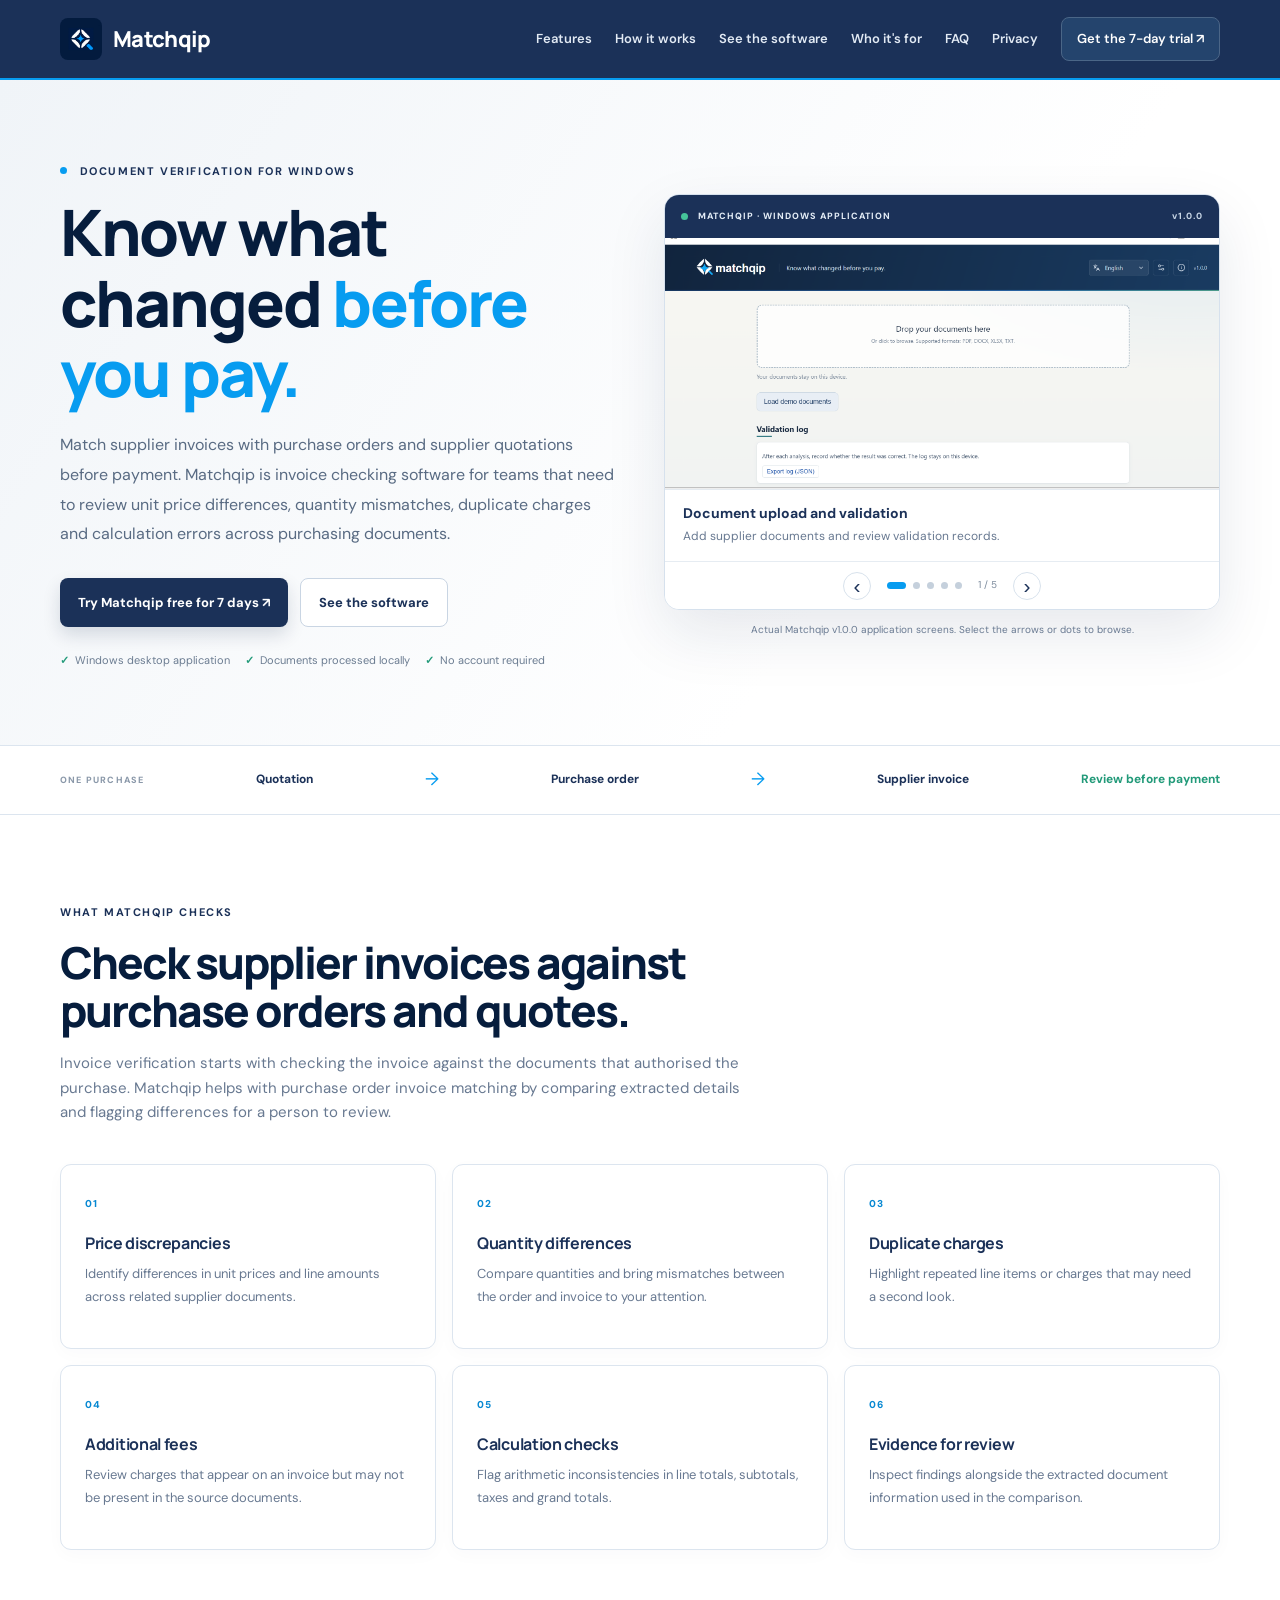
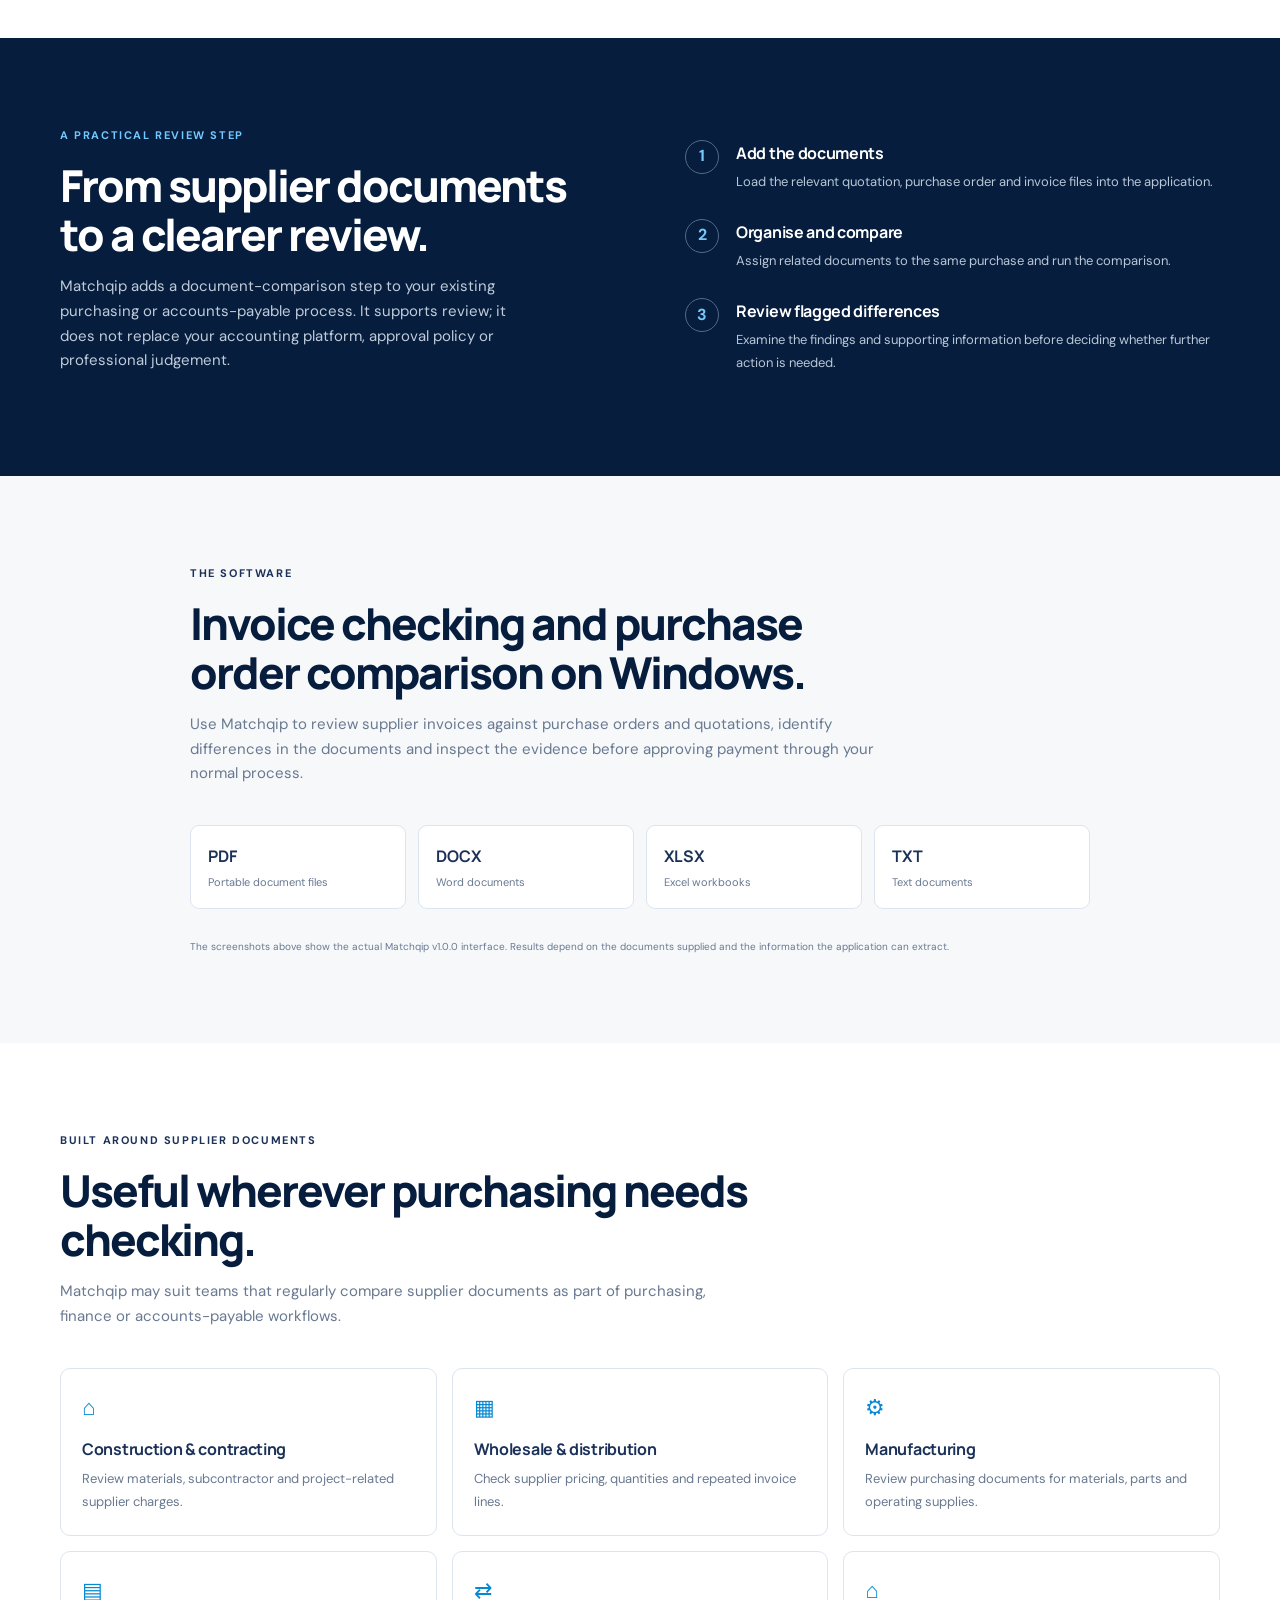
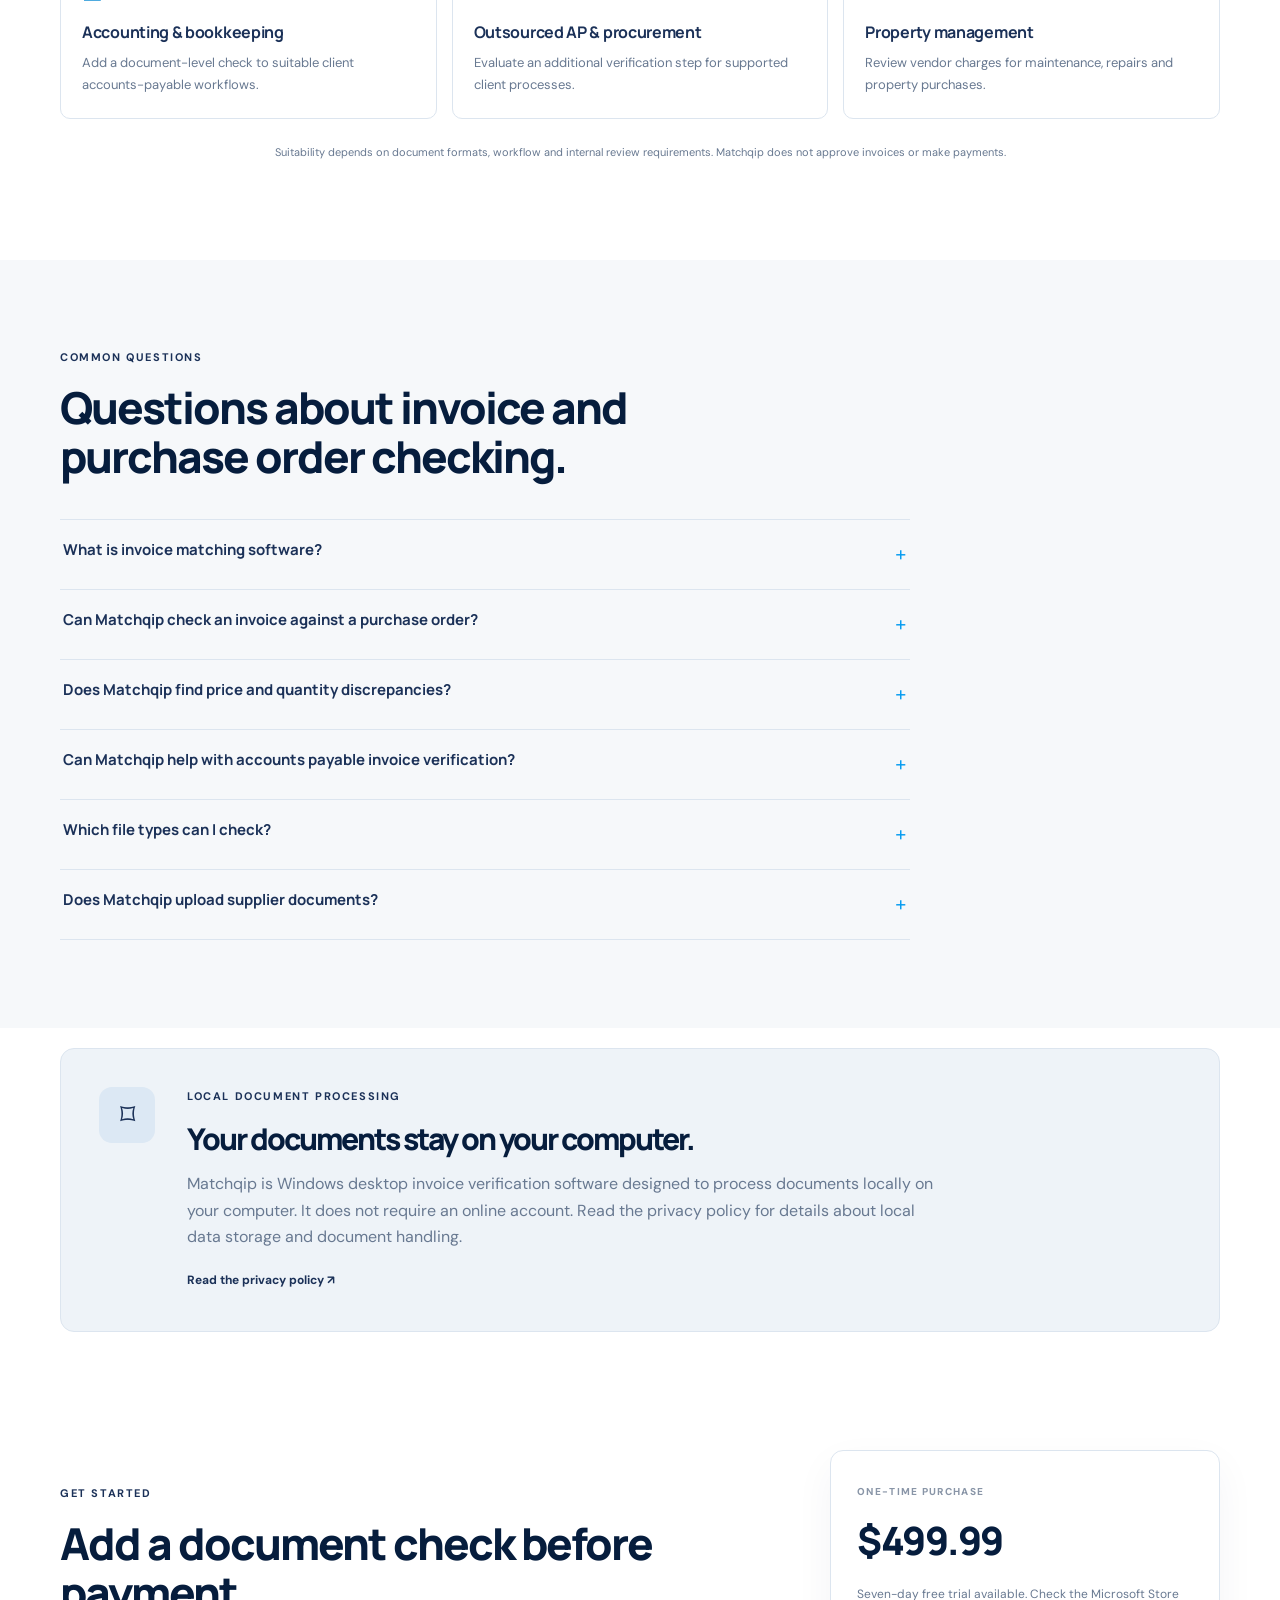
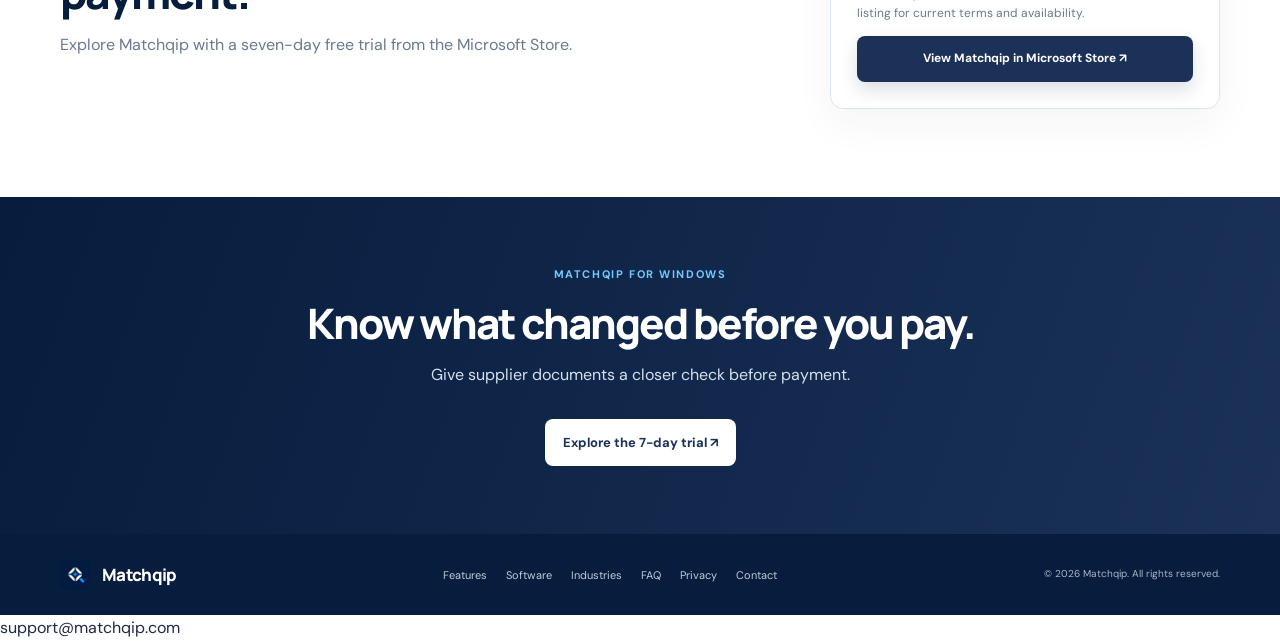
<file: index.html>
<!doctype html>
<html lang="en">
<head>
<meta charset="utf-8">
<meta name="viewport" content="width=device-width, initial-scale=1">
<title>Matchqip | Compare supplier invoices, quotes and purchase orders</title>
<meta name="description" content="Compare supplier invoices, purchase orders and quotations with Matchqip. Find price and quantity mismatches, duplicate charges and calculation errors before payment. Windows software.">
<meta name="theme-color" content="#061d3d">
<meta property="og:type" content="website">
<meta property="og:title" content="Matchqip | Invoice, Purchase Order & Quote Checking Software">
<meta property="og:description" content="Check supplier invoices against purchase orders and quotations. Review price differences, quantity mismatches, duplicate charges and calculation errors.">
<meta property="og:url" content="https://matchqip.com/">
<meta property="og:image" content="https://matchqip.com/assets/matchqip-logo.png">
<meta name="twitter:card" content="summary">
<link rel="canonical" href="https://matchqip.com/">
<link rel="icon" href="/assets/matchqip-logo.png" type="image/png">
<link rel="stylesheet" href="/assets/styles.css">
<script type="application/ld+json">
{"@context":"https://schema.org","@type":"SoftwareApplication","name":"Matchqip","applicationCategory":"BusinessApplication","operatingSystem":"Windows","description":"Windows desktop invoice verification and purchase order comparison software for reviewing supplier quotations, purchase orders and invoices. Highlights price differences, quantity mismatches, duplicate charges and calculation discrepancies.","featureList":["Supplier invoice checking","Purchase order and invoice comparison","Quotation, purchase order and invoice review","Unit price and quantity discrepancy checks","Duplicate line item and charge checks","Subtotal, tax and total calculation checks","Local document processing"],"offers":{"@type":"Offer","price":"499.99","priceCurrency":"USD","url":"https://apps.microsoft.com/detail/9PFFLCGH7S1T"},"url":"https://matchqip.com/"}
</script>
<script type="application/ld+json">
{"@context":"https://schema.org","@type":"FAQPage","mainEntity":[{"@type":"Question","name":"What does Matchqip check?","acceptedAnswer":{"@type":"Answer","text":"Matchqip compares supplier quotations, purchase orders and invoices and highlights differences such as unit prices, quantities, repeated charges and calculation inconsistencies for review."}},{"@type":"Question","name":"Can Matchqip compare an invoice with a purchase order?","acceptedAnswer":{"@type":"Answer","text":"Yes. Related documents can be assigned to the same purchase number and compared so users can review differences between the purchase order and supplier invoice."}},{"@type":"Question","name":"Does Matchqip detect duplicate invoice charges?","acceptedAnswer":{"@type":"Answer","text":"Matchqip checks for repeated line items or charges in the documents it processes and flags possible duplicates for review."}},{"@type":"Question","name":"Are documents uploaded to the cloud?","acceptedAnswer":{"@type":"Answer","text":"Matchqip is designed to process documents locally on the Windows device. See the privacy policy for details about data handling."}},{"@type":"Question","name":"What file formats does Matchqip support?","acceptedAnswer":{"@type":"Answer","text":"The application supports PDF, DOCX, XLSX and TXT files."}}]}
</script>
<script async src="https://app.uppercut.co/js/uc.js" data-uppercut="8eceab8d-874a-468b-9bda-29a2c65cf0ec" data-domains="apps.microsoft.com,app.apps.microsoft.com"></script>
</head>
<body>
<header class="site-header"><div class="container nav-wrap">
<a class="brand" href="/" aria-label="Matchqip home"><img class="brand-logo" src="/assets/matchqip-logo.png" alt=""><span>Matchqip</span></a>
<button class="menu-toggle" aria-label="Open navigation" aria-expanded="false">☰</button>
<nav class="main-nav" aria-label="Main navigation">
<a href="#features">Features</a><a href="#how-it-works">How it works</a><a href="#product">See the software</a><a href="#industries">Who it's for</a><a href="#faq">FAQ</a><a href="#privacy">Privacy</a>
<a class="nav-cta" href="https://apps.microsoft.com/detail/9PFFLCGH7S1T" target="_blank" rel="noopener">Get the 7-day trial ↗</a>
</nav></div></header>
<main>
<section class="hero"><div class="container hero-grid">
<div class="hero-copy">
<p class="eyebrow"><span class="eyebrow-dot"></span> DOCUMENT VERIFICATION FOR WINDOWS</p>
<h1>Know what changed <span>before you pay.</span></h1>
<p class="hero-lede">Match supplier invoices with purchase orders and supplier quotations before payment. Matchqip is invoice checking software for teams that need to review unit price differences, quantity mismatches, duplicate charges and calculation errors across purchasing documents.</p>
<div class="hero-actions"><a class="button button-primary" href="https://apps.microsoft.com/detail/9PFFLCGH7S1T" target="_blank" rel="noopener">Try Matchqip free for 7 days ↗</a><a class="button button-secondary" href="#product">See the software</a></div>
<div class="hero-proof"><span>Windows desktop application</span><span>Documents processed locally</span><span>No account required</span></div>
</div>
<div class="hero-product"><div class="app-carousel" aria-label="Matchqip application screenshots">
<div class="carousel-topline"><span class="carousel-live-dot"></span><span>MATCHQIP · WINDOWS APPLICATION</span><span class="carousel-version">v1.0.0</span></div>
<div class="carousel-viewport">
<figure class="app-slide is-active"><img src="/assets/app-upload-validation.png" alt="Matchqip Windows application showing document upload and validation log" fetchpriority="high"><figcaption><strong>Document upload and validation</strong><span>Add supplier documents and review validation records.</span></figcaption></figure>
<figure class="app-slide" hidden><img src="/assets/app-documents-list.png" alt="Matchqip document list showing quotation and invoice files with purchase number selection" loading="lazy"><figcaption><strong>Organise related documents</strong><span>Group quotation, purchase order and invoice files by purchase.</span></figcaption></figure>
<figure class="app-slide" hidden><img src="/assets/app-discrepancy-findings.png" alt="Matchqip analysis results highlighting an amount in question and high impact findings" loading="lazy"><figcaption><strong>Discrepancy findings</strong><span>Review flagged differences and amounts that need attention.</span></figcaption></figure>
<figure class="app-slide" hidden><img src="/assets/app-validation-log.png" alt="Matchqip validation log showing analysis results and review feedback controls" loading="lazy"><figcaption><strong>Validation log</strong><span>Record whether findings were correct, missed or need clarification.</span></figcaption></figure>
<figure class="app-slide" hidden><img src="/assets/app-about-settings.png" alt="Matchqip about and settings panels showing local data controls" loading="lazy"><figcaption><strong>About and local settings</strong><span>Review application information and manage locally stored data.</span></figcaption></figure>
</div>
<div class="carousel-controls"><button class="carousel-arrow" type="button" data-slide-prev aria-label="Previous screenshot">‹</button><div class="carousel-dots" role="group" aria-label="Choose application screenshot"><button class="carousel-dot is-active" type="button" data-slide="0" aria-label="Show screenshot 1" aria-current="true"></button><button class="carousel-dot" type="button" data-slide="1" aria-label="Show screenshot 2"></button><button class="carousel-dot" type="button" data-slide="2" aria-label="Show screenshot 3"></button><button class="carousel-dot" type="button" data-slide="3" aria-label="Show screenshot 4"></button><button class="carousel-dot" type="button" data-slide="4" aria-label="Show screenshot 5"></button></div><span class="carousel-count" aria-live="polite">1 / 5</span><button class="carousel-arrow" type="button" data-slide-next aria-label="Next screenshot">›</button></div>
</div><p class="hero-caption">Actual Matchqip v1.0.0 application screens. Select the arrows or dots to browse.</p></div></div></section>
<section class="document-flow"><div class="container flow-inner"><span class="flow-label">ONE PURCHASE</span><strong>Quotation</strong><span class="flow-arrow">→</span><strong>Purchase order</strong><span class="flow-arrow">→</span><strong>Supplier invoice</strong><span class="flow-end">Review before payment</span></div></section>
<section class="section" id="features"><div class="container">
<div class="section-intro"><p class="eyebrow">WHAT MATCHQIP CHECKS</p><h2>Check supplier invoices against purchase orders and quotes.</h2><p>Invoice verification starts with checking the invoice against the documents that authorised the purchase. Matchqip helps with purchase order invoice matching by comparing extracted details and flagging differences for a person to review.</p></div>
<div class="feature-grid">
<article class="feature"><span class="feature-number">01</span><h3>Price discrepancies</h3><p>Identify differences in unit prices and line amounts across related supplier documents.</p></article>
<article class="feature"><span class="feature-number">02</span><h3>Quantity differences</h3><p>Compare quantities and bring mismatches between the order and invoice to your attention.</p></article>
<article class="feature"><span class="feature-number">03</span><h3>Duplicate charges</h3><p>Highlight repeated line items or charges that may need a second look.</p></article>
<article class="feature"><span class="feature-number">04</span><h3>Additional fees</h3><p>Review charges that appear on an invoice but may not be present in the source documents.</p></article>
<article class="feature"><span class="feature-number">05</span><h3>Calculation checks</h3><p>Flag arithmetic inconsistencies in line totals, subtotals, taxes and grand totals.</p></article>
<article class="feature"><span class="feature-number">06</span><h3>Evidence for review</h3><p>Inspect findings alongside the extracted document information used in the comparison.</p></article>
</div></div></section>
<section class="section section-dark" id="how-it-works"><div class="container split">
<div><p class="eyebrow eyebrow-light">A PRACTICAL REVIEW STEP</p><h2>From supplier documents to a clearer review.</h2><p class="dark-lede">Matchqip adds a document-comparison step to your existing purchasing or accounts-payable process. It supports review; it does not replace your accounting platform, approval policy or professional judgement.</p></div>
<div class="steps">
<div class="step"><span>1</span><div><h3>Add the documents</h3><p>Load the relevant quotation, purchase order and invoice files into the application.</p></div></div>
<div class="step"><span>2</span><div><h3>Organise and compare</h3><p>Assign related documents to the same purchase and run the comparison.</p></div></div>
<div class="step"><span>3</span><div><h3>Review flagged differences</h3><p>Examine the findings and supporting information before deciding whether further action is needed.</p></div></div>
</div></div></section>
<section class="section product-section" id="product"><div class="container product-summary">
<div class="section-intro"><p class="eyebrow">THE SOFTWARE</p><h2>Invoice checking and purchase order comparison on Windows.</h2><p>Use Matchqip to review supplier invoices against purchase orders and quotations, identify differences in the documents and inspect the evidence before approving payment through your normal process.</p></div>
<div class="product-points"><div><strong>PDF</strong><span>Portable document files</span></div><div><strong>DOCX</strong><span>Word documents</span></div><div><strong>XLSX</strong><span>Excel workbooks</span></div><div><strong>TXT</strong><span>Text documents</span></div></div>
<p class="screenshot-disclaimer">The screenshots above show the actual Matchqip v1.0.0 interface. Results depend on the documents supplied and the information the application can extract.</p>
</div></section>
<section class="section" id="industries"><div class="container">
<div class="section-intro"><p class="eyebrow">BUILT AROUND SUPPLIER DOCUMENTS</p><h2>Useful wherever purchasing needs checking.</h2><p>Matchqip may suit teams that regularly compare supplier documents as part of purchasing, finance or accounts-payable workflows.</p></div>
<div class="industry-grid">
<div class="industry"><span>⌂</span><h3>Construction & contracting</h3><p>Review materials, subcontractor and project-related supplier charges.</p></div>
<div class="industry"><span>▦</span><h3>Wholesale & distribution</h3><p>Check supplier pricing, quantities and repeated invoice lines.</p></div>
<div class="industry"><span>⚙</span><h3>Manufacturing</h3><p>Review purchasing documents for materials, parts and operating supplies.</p></div>
<div class="industry"><span>▤</span><h3>Accounting & bookkeeping</h3><p>Add a document-level check to suitable client accounts-payable workflows.</p></div>
<div class="industry"><span>⇄</span><h3>Outsourced AP & procurement</h3><p>Evaluate an additional verification step for supported client processes.</p></div>
<div class="industry"><span>⌂</span><h3>Property management</h3><p>Review vendor charges for maintenance, repairs and property purchases.</p></div>
</div><p class="fine-print centered">Suitability depends on document formats, workflow and internal review requirements. Matchqip does not approve invoices or make payments.</p>
</div></section>
<section class="section faq-section" id="faq"><div class="container"><div class="section-intro"><p class="eyebrow">COMMON QUESTIONS</p><h2>Questions about invoice and purchase order checking.</h2></div><div class="faq-list">
<details><summary>What is invoice matching software?</summary><p>Invoice matching software compares supplier invoice details with related purchasing records, such as a purchase order or quotation. Matchqip highlights differences in the documents so a user can investigate them.</p></details>
<details><summary>Can Matchqip check an invoice against a purchase order?</summary><p>Yes. Add the related documents, assign them to the same purchase number and run the comparison. Matchqip highlights differences in the information it extracts from the files.</p></details>
<details><summary>Does Matchqip find price and quantity discrepancies?</summary><p>Matchqip checks for differences in unit prices, line amounts and quantities across related documents. It can also flag repeated line items, additional charges and calculation inconsistencies.</p></details>
<details><summary>Can Matchqip help with accounts payable invoice verification?</summary><p>Matchqip can be used as an additional document review step in accounts payable and procurement workflows. It does not replace your accounting system, approval controls or payment process.</p></details>
<details><summary>Which file types can I check?</summary><p>Matchqip supports PDF, DOCX, XLSX and TXT files. The quality of the comparison depends on the structure and readable content of the documents.</p></details>
<details><summary>Does Matchqip upload supplier documents?</summary><p>Matchqip is designed to run locally on the Windows device. Review the privacy policy for details about document processing and information stored on the computer.</p></details>
</div></div></section>
<section class="section privacy-section" id="privacy"><div class="container privacy-card">
<div class="privacy-symbol">⌑</div><div><p class="eyebrow">LOCAL DOCUMENT PROCESSING</p><h2>Your documents stay on your computer.</h2><p>Matchqip is Windows desktop invoice verification software designed to process documents locally on your computer. It does not require an online account. Read the privacy policy for details about local data storage and document handling.</p><a class="text-link" href="https://alkabalcharlie.github.io/matchqip-privacy/" target="_blank" rel="noopener">Read the privacy policy ↗</a></div>
</div></section>
<section class="section pricing-section"><div class="container pricing-card">
<div><p class="eyebrow">GET STARTED</p><h2>Add a document check before payment.</h2><p>Explore Matchqip with a seven-day free trial from the Microsoft Store.</p></div>
<div class="price-box"><span class="price-label">ONE-TIME PURCHASE</span><div class="price">$499.99</div><p>Seven-day free trial available. Check the Microsoft Store listing for current terms and availability.</p><a class="button button-primary button-full" href="https://apps.microsoft.com/detail/9PFFLCGH7S1T" target="_blank" rel="noopener">View Matchqip in Microsoft Store ↗</a></div>
</div></section>
<section class="closing"><div class="container"><p class="eyebrow eyebrow-light">MATCHQIP FOR WINDOWS</p><h2>Know what changed before you pay.</h2><p>Give supplier documents a closer check before payment.</p><a class="button button-light" href="https://apps.microsoft.com/detail/9PFFLCGH7S1T" target="_blank" rel="noopener">Explore the 7-day trial ↗</a></div></section>
</main>
<footer class="site-footer"><div class="container footer-inner">
<a class="brand brand-footer" href="/" aria-label="Matchqip home"><img class="brand-logo" src="/assets/matchqip-logo.png" alt=""><span>Matchqip</span></a>
<div class="footer-links"><a href="#features">Features</a><a href="#product">Software</a><a href="#industries">Industries</a><a href="#faq">FAQ</a><a href="https://alkabalcharlie.github.io/matchqip-privacy/">Privacy</a><a href="mailto:support@matchqip.com">Contact</a></div>
<span class="copyright">© 2026 Matchqip. All rights reserved.</span>
</div></footer>
<script>
(() => {
  const slides = Array.from(document.querySelectorAll('.app-slide'));
  const dots = Array.from(document.querySelectorAll('.carousel-dot'));
  const count = document.querySelector('.carousel-count');
  let current = 0;

  function showSlide(index) {
    if (!slides.length) return;
    current = (index + slides.length) % slides.length;
    slides.forEach((slide, i) => {
      const active = i === current;
      slide.hidden = !active;
      slide.classList.toggle('is-active', active);
      slide.setAttribute('aria-hidden', String(!active));
    });
    dots.forEach((dot, i) => {
      const active = i === current;
      dot.classList.toggle('is-active', active);
      if (active) dot.setAttribute('aria-current', 'true');
      else dot.removeAttribute('aria-current');
    });
    if (count) count.textContent = `${current + 1} / ${slides.length}`;
  }

  document.querySelector('[data-slide-prev]')?.addEventListener('click', () => showSlide(current - 1));
  document.querySelector('[data-slide-next]')?.addEventListener('click', () => showSlide(current + 1));
  dots.forEach(dot => dot.addEventListener('click', () => showSlide(Number(dot.dataset.slide))));
  showSlide(0);

  const menu = document.querySelector('.menu-toggle');
  const nav = document.querySelector('.main-nav');
  menu?.addEventListener('click', () => {
    const open = nav.classList.toggle('open');
    menu.setAttribute('aria-expanded', String(open));
  });
  nav?.querySelectorAll('a').forEach(link => link.addEventListener('click', () => {
    nav.classList.remove('open');
    menu?.setAttribute('aria-expanded', 'false');
  }));
})();
</script>
<a href="mailto:support@matchqip.com">
  support@matchqip.com
</a>
</body></html>
</file>
<file: assets/styles.css>
@import url('https://fonts.googleapis.com/css2?family=DM+Sans:wght@400;500;600;700&family=Manrope:wght@400;500;600;700;800&display=swap');
:root{--navy:#1B3158;--navy-deep:#061D3D;--navy-mid:#10294B;--blue:#079CF0;--blue-hover:#0788D2;--ink:#1B2B43;--muted:#687991;--line:#DCE5EF;--pale:#F2F5F8;--white:#fff;--green:#229A79;--warning:#E58A22}
*{box-sizing:border-box}html{scroll-behavior:smooth;scroll-padding-top:88px}body{margin:0;color:var(--ink);background:#fff;font-family:"DM Sans",Arial,sans-serif;line-height:1.65}a{color:inherit;text-decoration:none}img{max-width:100%}.container{width:min(1160px,calc(100% - 48px));margin:auto}
.site-header{min-height:78px;background:var(--navy);color:#fff;border-bottom:2px solid var(--blue);position:sticky;top:0;z-index:20}.nav-wrap{min-height:78px;display:flex;align-items:center;justify-content:space-between;gap:28px}.brand{display:flex;align-items:center;gap:11px;color:#fff;font-family:Manrope,sans-serif;font-size:22px;font-weight:800;letter-spacing:-.7px;white-space:nowrap}.brand-logo{width:42px;height:42px;object-fit:cover;border-radius:8px;display:block}.main-nav{display:flex;align-items:center;gap:23px;font-size:13px;font-weight:600;color:#E2EAF4}.main-nav a:hover,.footer-links a:hover{color:#70C9FF}.nav-cta{padding:10px 15px;border:1px solid #4B6687;border-radius:8px;background:#24446D;color:#fff!important}.nav-cta:hover{background:#315781}.menu-toggle{display:none;background:none;border:0;font-size:25px;color:#fff}
.hero{background:linear-gradient(125deg,#F0F4F8 0%,#fff 68%);padding:82px 0 76px;overflow:hidden}.hero-grid{display:grid;grid-template-columns:1.02fr .98fr;gap:58px;align-items:center}.eyebrow{font-size:11px;font-weight:700;letter-spacing:1.6px;color:var(--navy);margin:0 0 17px}.eyebrow-dot{display:inline-block;width:7px;height:7px;border-radius:50%;background:var(--blue);margin:0 8px 1px 0}.hero h1,.section h2,.closing h2{font-family:Manrope,sans-serif;letter-spacing:-2px;line-height:1.1;font-weight:800}.hero h1{font-size:clamp(42px,5vw,64px);margin:0 0 22px;max-width:650px;color:var(--navy-deep)}.hero h1 span{color:var(--blue)}.hero-lede{font-size:16px;color:#596B83;max-width:590px;line-height:1.85}.hero-actions{display:flex;gap:12px;flex-wrap:wrap;margin:29px 0 24px}.button{display:inline-flex;align-items:center;justify-content:center;gap:10px;border-radius:8px;padding:13px 18px;font-weight:700;font-size:13px;transition:.2s ease}.button-primary{background:var(--navy);color:#fff;box-shadow:0 8px 18px #061D3D24}.button-primary:hover{background:#294873;transform:translateY(-1px)}.button-secondary{border:1px solid #C9D5E3;background:#fff;color:var(--navy)}.button-secondary:hover{border-color:var(--blue);color:var(--navy-deep)}.hero-proof{display:flex;flex-wrap:wrap;gap:15px;color:#6B7C91;font-size:11px}.hero-proof span:before{content:"✓";color:var(--green);font-weight:800;margin-right:6px}
.hero-product{min-width:0}.product-window{background:#fff;border:1px solid #D7E1EC;border-radius:14px;overflow:hidden;box-shadow:0 24px 60px #10294B1A}.product-window-bar{min-height:43px;display:flex;align-items:center;justify-content:space-between;gap:12px;padding:0 16px;background:var(--navy);color:#DDE8F4;font-size:9px;letter-spacing:1px;font-weight:700}.window-controls{display:flex;gap:5px}.window-controls i{width:7px;height:7px;border-radius:50%;background:#8FA5BE}.comparison-preview{padding:23px 22px 16px}.comparison-title{display:flex;justify-content:space-between;align-items:center;gap:10px;margin-bottom:20px}.mini-label{display:block;color:#8190A4;font-size:9px;letter-spacing:1.3px;font-weight:700;margin-bottom:5px}.comparison-title strong{font-family:Manrope,sans-serif;font-size:18px;color:var(--navy)}.review-tag{padding:5px 9px;border-radius:5px;background:#FFF3E3;color:#A9610C;font-size:9px;font-weight:800;letter-spacing:.8px}.comparison-head,.comparison-row{display:grid;grid-template-columns:1.1fr 1fr 1fr;gap:8px;align-items:center}.comparison-head{padding:10px 9px;background:#F2F5F8;color:#8290A3;font-size:8px;letter-spacing:.7px;font-weight:800}.comparison-row{padding:13px 9px;border-bottom:1px solid #E9EEF3;color:#64748A;font-size:11px}.comparison-row strong{color:var(--navy);font-size:12px;font-weight:700}.comparison-row .changed{color:#B56B13}.difference-note{display:flex;align-items:center;gap:10px;margin-top:17px;padding:12px;background:#FFF8EF;border:1px solid #F0D8B8;border-radius:8px}.alert-mark{width:23px;height:23px;display:grid;place-items:center;flex:0 0 23px;border-radius:50%;background:#FCE7C9;color:#A9610C;font-weight:800}.difference-note strong{display:block;color:var(--navy);font-size:11px}.difference-note small{display:block;color:#7D899A;font-size:10px;line-height:1.5}.illustration-note{margin:12px 0 0;color:#98A4B3;font-size:9px;text-align:right}.hero-caption{margin:13px 4px 0;color:#687991;font-size:10px}
.document-flow{padding:19px 0;border-top:1px solid var(--line);border-bottom:1px solid var(--line);background:#fff}.flow-inner{display:flex;align-items:center;justify-content:space-between;gap:13px;color:#5F7189;font-size:12px}.flow-label{color:#8A98A9;font-size:9px;letter-spacing:1.2px;font-weight:800}.flow-inner strong{color:var(--navy);font-weight:700}.flow-arrow{color:var(--blue);font-size:18px}.flow-end{color:var(--green);font-weight:700}
.section{padding:88px 0}.section-intro{max-width:690px;margin-bottom:39px}.section h2,.closing h2{font-size:clamp(31px,4vw,44px);margin:0 0 16px;color:var(--navy-deep)}.section-intro>p:last-child,.section>.container>p{color:var(--muted);font-size:15px}.feature-grid{display:grid;grid-template-columns:repeat(3,1fr);gap:16px}.feature{border:1px solid var(--line);border-radius:11px;padding:24px;min-height:185px;background:#fff;box-shadow:0 5px 18px #10294B06}.feature-number{font-size:10px;color:var(--blue-hover);font-weight:800;letter-spacing:1px}.feature h3,.industry h3,.step h3{font-family:Manrope,sans-serif;font-size:16px;margin:14px 0 7px;letter-spacing:-.3px;color:var(--navy)}.feature p,.industry p,.step p{font-size:13px;color:var(--muted);margin:0;line-height:1.75}
.section-dark{background:var(--navy-deep);color:#fff}.section-dark h2{color:#fff}.split{display:grid;grid-template-columns:1fr 1fr;gap:90px;align-items:center}.eyebrow-light{color:#72C9FF}.dark-lede{color:#C0CCDA;max-width:450px;font-size:15px}.steps{display:grid;gap:25px}.step{display:flex;gap:17px}.step>span{flex:0 0 34px;height:34px;border:1px solid #536B89;border-radius:50%;display:grid;place-items:center;color:#75C9F8;font-weight:700}.step h3{margin:0 0 5px;color:#fff}.step p{color:#B9C7D7}
.product-section{background:#F6F8FA}.screenshot-grid{display:grid;grid-template-columns:1fr 1fr;gap:19px;align-items:start}.screenshot-card{margin:0;background:#fff;border:1px solid var(--line);border-radius:12px;overflow:hidden;box-shadow:0 8px 24px #10294B0A}.screenshot-card img{display:block;width:100%;height:auto;background:#EEF2F5}.screenshot-wide{grid-column:1/-1}.screenshot-wide img{max-height:610px;object-fit:contain}.screenshot-card figcaption{display:flex;flex-direction:column;gap:3px;padding:15px 17px 17px}.screenshot-card figcaption strong{color:var(--navy);font-size:13px}.screenshot-card figcaption span{color:var(--muted);font-size:11px}.screenshot-disclaimer{margin:17px 0 0;color:#8290A2;font-size:10px!important}
.industry-grid{display:grid;grid-template-columns:repeat(3,1fr);gap:15px}.industry{border:1px solid var(--line);border-radius:10px;padding:21px;background:#fff}.industry>span{font-size:22px;color:var(--blue-hover)}.industry h3{margin:10px 0 6px}.fine-print{font-size:11px!important;color:#8995A7}.centered{text-align:center;margin-top:24px}
.privacy-section{padding-top:20px}.privacy-card{background:#EEF3F8;border:1px solid #DCE5EF;border-radius:14px;padding:38px;display:grid;grid-template-columns:65px 1fr;gap:23px;align-items:start}.privacy-symbol{width:56px;height:56px;border-radius:13px;background:#DCE8F4;color:var(--navy);font-size:30px;display:grid;place-items:center}.privacy-card h2{font-size:30px}.privacy-card p:not(.eyebrow){max-width:750px;color:var(--muted)}.text-link{color:var(--navy);font-weight:700;font-size:12px}.text-link:hover{color:var(--blue-hover)}
.pricing-section{padding-top:30px}.pricing-card{display:grid;grid-template-columns:1fr 390px;gap:55px;align-items:center}.pricing-card>div:first-child p:last-child{color:var(--muted)}.price-box{border:1px solid var(--line);border-radius:13px;padding:26px;box-shadow:0 15px 40px #1D35500C}.price-label{font-size:10px;letter-spacing:1.3px;color:#8995A7;font-weight:800}.price{font-family:Manrope,sans-serif;color:var(--navy-deep);font-size:39px;font-weight:800;letter-spacing:-1.5px;margin:5px 0}.price-box p{font-size:12px;color:var(--muted)}.button-full{width:100%;font-size:12px}
.closing{background:linear-gradient(110deg,var(--navy-deep),var(--navy));color:#fff;padding:68px 0;text-align:center}.closing h2{color:#fff;font-size:42px}.closing p:not(.eyebrow){color:#D5E1EE}.button-light{background:#fff;color:var(--navy);margin-top:14px}.button-light:hover{background:#EAF4FC}.site-footer{padding:25px 0;background:var(--navy-deep);color:#fff}.footer-inner{display:flex;align-items:center;justify-content:space-between;gap:20px}.brand-footer{font-size:17px}.brand-footer .brand-logo{width:31px;height:31px}.footer-links{display:flex;gap:19px;color:#C0CDDC;font-size:11px}.copyright{font-size:10px;color:#A9B8CA}
@media(max-width:950px){.hero-grid{gap:34px}.main-nav{gap:12px;font-size:11px}.split{gap:48px}.flow-inner{flex-wrap:wrap;justify-content:center}.flow-end{width:100%;text-align:center}}
@media(max-width:700px){.container{width:min(100% - 34px,560px)}.site-header,.nav-wrap{min-height:68px}.brand{font-size:20px}.brand-logo{width:36px;height:36px}.menu-toggle{display:block}.main-nav{display:none;position:absolute;top:68px;left:0;right:0;background:var(--navy);border-bottom:1px solid #49617E;padding:18px 24px;flex-direction:column;align-items:stretch;gap:16px}.main-nav.open{display:flex}.nav-cta{text-align:center}.hero{padding:56px 0}.hero-grid,.split,.pricing-card{grid-template-columns:1fr}.hero-grid{gap:35px}.hero h1{font-size:43px}.hero-lede{font-size:15px}.hero-proof{gap:8px;flex-direction:column}.section{padding:65px 0}.feature-grid,.industry-grid,.screenshot-grid{grid-template-columns:1fr}.screenshot-wide{grid-column:auto}.split{gap:35px}.privacy-card{grid-template-columns:1fr;padding:25px}.privacy-card h2{font-size:26px}.pricing-card{gap:24px}.price-box{max-width:440px}.closing{padding:55px 0}.closing h2{font-size:34px}.footer-inner{flex-direction:column;align-items:flex-start}.footer-links{flex-wrap:wrap;gap:13px}}

/* Actual application screenshot carousel */
.app-carousel{background:#fff;border:1px solid #D6E1ED;border-radius:15px;overflow:hidden;box-shadow:0 24px 60px #10294B1A}.carousel-topline{height:43px;background:var(--navy);color:#E3ECF6;display:flex;align-items:center;gap:9px;padding:0 16px;font-size:9px;letter-spacing:1px;font-weight:800}.carousel-live-dot{width:7px;height:7px;background:#45C49A;border-radius:50%}.carousel-version{margin-left:auto;color:#C6D4E4}.carousel-viewport{position:relative;background:#F3F6F9;min-height:260px}.app-slide{display:none;margin:0}.app-slide.is-active{display:block;animation:slideFade .28s ease}.app-slide img{display:block;width:100%;height:auto;max-height:430px;object-fit:contain;background:#F3F6F9}.app-slide figcaption{padding:13px 17px 14px;display:flex;flex-direction:column;gap:2px;background:#fff;border-top:1px solid #E5EBF1}.app-slide figcaption strong{font-size:13px;color:var(--navy)}.app-slide figcaption span{font-size:10px;color:var(--muted)}.carousel-controls{height:48px;display:flex;align-items:center;justify-content:center;gap:17px;border-top:1px solid #E6ECF2;background:#fff}.carousel-arrow{width:28px;height:28px;border:1px solid #D8E2EC;border-radius:50%;background:#fff;color:var(--navy);font-size:21px;line-height:1;cursor:pointer}.carousel-arrow:hover{background:#EEF4FA;border-color:#9FB3C9}.carousel-dots{display:flex;gap:7px}.carousel-dot{width:7px;height:7px;padding:0;border:0;border-radius:50%;background:#C5D0DC;cursor:pointer}.carousel-dot.is-active{width:19px;border-radius:8px;background:var(--blue)}.carousel-count{font-size:10px;color:#7A899B;font-variant-numeric:tabular-nums}.product-summary{max-width:900px}.product-points{display:grid;grid-template-columns:repeat(4,1fr);gap:12px;margin:30px 0}.product-points>div{padding:17px;border:1px solid var(--line);border-radius:9px;background:#fff;display:flex;flex-direction:column;gap:3px}.product-points strong{font-family:Manrope,sans-serif;color:var(--navy);font-size:16px}.product-points span{font-size:11px;color:var(--muted)}.faq-section{background:#F6F8FA}.faq-list{max-width:850px;border-top:1px solid var(--line)}.faq-list details{border-bottom:1px solid var(--line);padding:18px 3px}.faq-list summary{font-family:Manrope,sans-serif;font-size:15px;font-weight:700;color:var(--navy);cursor:pointer;list-style:none;display:flex;justify-content:space-between;gap:20px}.faq-list summary::-webkit-details-marker{display:none}.faq-list summary:after{content:'+';color:var(--blue);font-size:20px;font-weight:500}.faq-list details[open] summary:after{content:'−'}.faq-list details p{max-width:760px;color:var(--muted);font-size:13px;margin:12px 0 0}@keyframes slideFade{from{opacity:.45;transform:translateY(4px)}to{opacity:1;transform:translateY(0)}}
@media(max-width:700px){.app-slide img{max-height:360px}.product-points{grid-template-columns:repeat(2,1fr)}.carousel-controls{gap:12px}}

/* Carousel layout safeguards */
.app-carousel{width:100%;max-width:620px;min-width:0;margin:0 auto}
.carousel-viewport{width:100%;min-height:0;display:block}
.app-slide[hidden]{display:none!important}
.app-slide:not(.is-active){display:none!important}
.app-slide.is-active{display:block!important;width:100%;margin:0}
.app-slide img{width:100%;height:auto;max-height:390px;object-fit:contain;display:block}
.app-slide figcaption{display:flex!important;flex-direction:column!important;align-items:flex-start;gap:4px;padding:14px 18px 16px;line-height:1.5}
.app-slide figcaption strong{display:block;font-size:14px;line-height:1.35}
.app-slide figcaption span{display:block;font-size:12px;line-height:1.55}
.carousel-topline{display:flex;align-items:center;gap:10px;white-space:nowrap}
.carousel-controls{display:flex;align-items:center;justify-content:center;gap:16px}
.hero-grid{grid-template-columns:minmax(0,1fr) minmax(0,1fr);align-items:center;gap:48px}
.hero-copy,.hero-product{min-width:0}
.hero-product{width:100%;max-width:620px;justify-self:end}
.hero-caption{max-width:620px;margin:12px auto 0;text-align:center;line-height:1.5}
@media(max-width:850px){
  .hero-grid{grid-template-columns:1fr;gap:36px}
  .hero-product{max-width:680px;justify-self:center}
  .app-slide img{max-height:420px}
}
@media(max-width:700px){
  .app-carousel{max-width:100%}
  .carousel-controls{gap:11px}
  .app-slide img{max-height:330px}
  .app-slide figcaption{padding:12px 14px}
}
</file>
